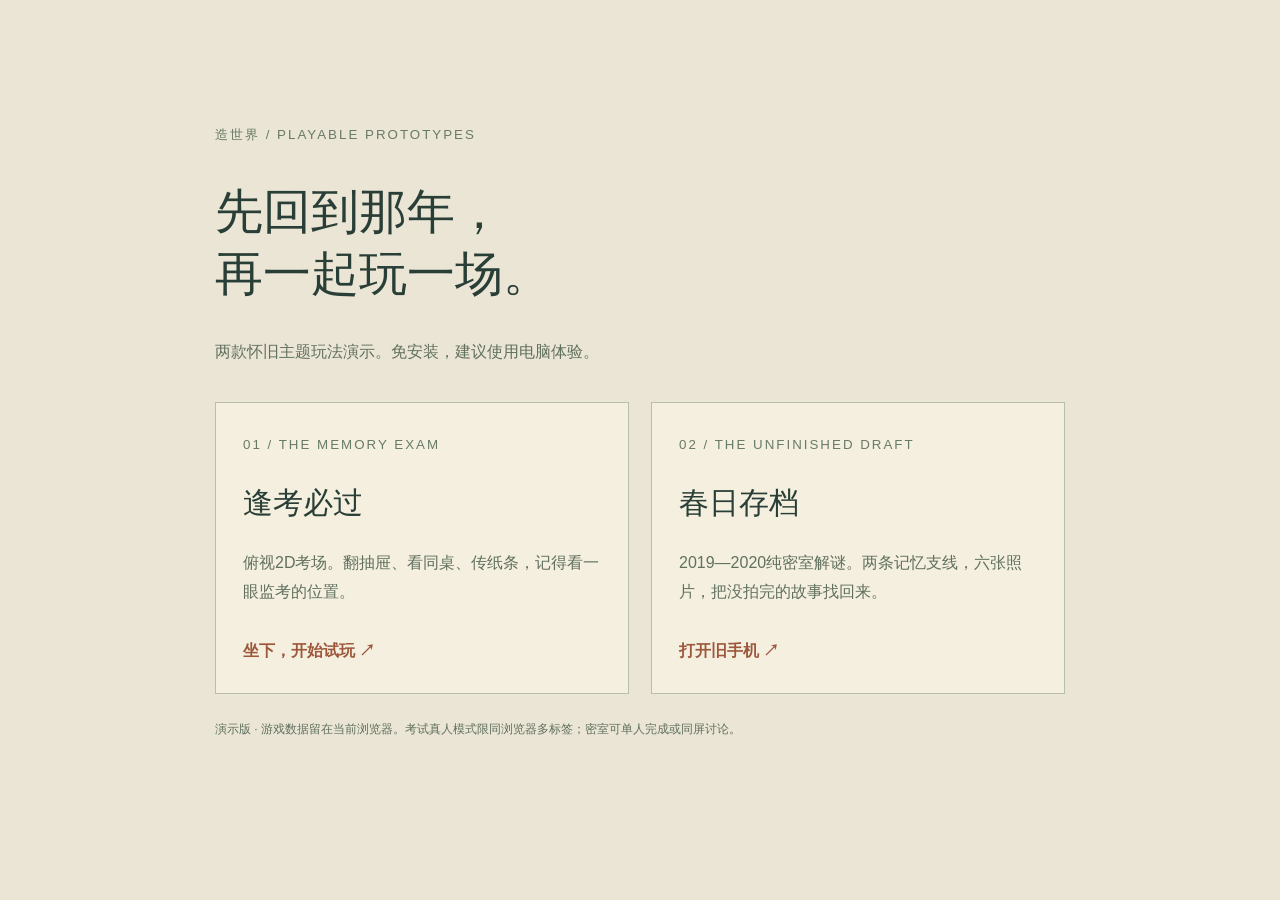
<file: index.html>
<!doctype html>
<html lang="zh-CN"><meta charset="utf-8"><meta name="viewport" content="width=device-width,initial-scale=1">
<title>造世界 · 游戏试玩</title><style>
body{margin:0;background:#eae5d5;color:#293e36;font:16px/1.8 "PingFang SC",sans-serif}main{max-width:850px;margin:10vh auto;padding:30px}small{letter-spacing:2px;color:#687b67}h1{font:48px/1.3 "Songti SC",serif}p{color:#61705e}.games{display:grid;grid-template-columns:1fr 1fr;gap:22px;margin-top:35px}a{color:inherit;text-decoration:none;display:block;padding:27px;border:1px solid #b7c1a9;background:#f4efdf}a:hover{background:#fff9e8;border-color:#53745b}h2{font:30px "Songti SC",serif}b{display:block;margin-top:30px;color:#9d573b}@media(max-width:600px){main{margin:3vh auto;padding:25px}h1{font-size:38px}.games{grid-template-columns:1fr}}
</style><main><small>造世界 / PLAYABLE PROTOTYPES</small><h1>先回到那年，<br>再一起玩一场。</h1><p>两款怀旧主题玩法演示。免安装，建议使用电脑体验。</p><div class="games"><a href="exam.html"><small>01 / THE MEMORY EXAM</small><h2>逢考必过</h2><p>俯视2D考场。翻抽屉、看同桌、传纸条，记得看一眼监考的位置。</p><b>坐下，开始试玩 ↗</b></a><a href="memory.html"><small>02 / THE UNFINISHED DRAFT</small><h2>春日存档</h2><p>2019—2020纯密室解谜。两条记忆支线，六张照片，把没拍完的故事找回来。</p><b>打开旧手机 ↗</b></a></div><p style="font-size:12px;margin-top:25px">演示版 · 游戏数据留在当前浏览器。考试真人模式限同浏览器多标签；密室可单人完成或同屏讨论。</p></main></html>
</file>
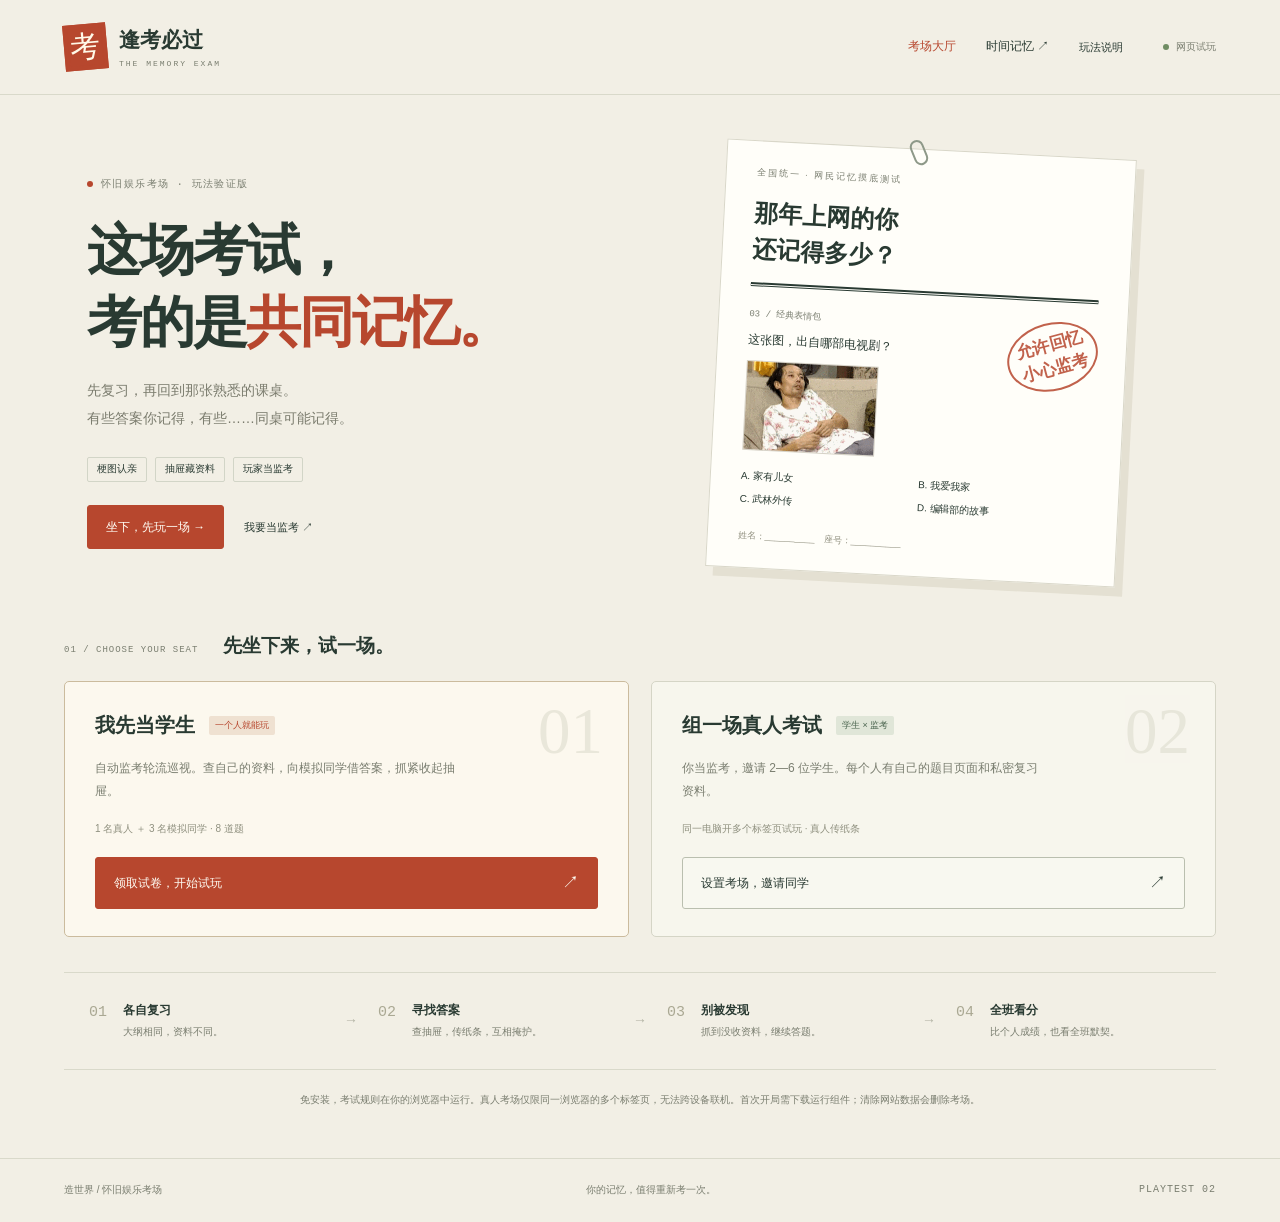
<file: exam.html>
<!doctype html>
<html lang="zh-CN">
<head>
    <meta charset="utf-8">
    <meta name="viewport" content="width=device-width,initial-scale=1">
    <meta name="theme-color" content="#f2efe5">
    <meta name="referrer" content="same-origin">
    <title>逢考必过 · 怀旧娱乐考场</title>
    <link rel="icon" href="data:image/svg+xml,%3Csvg xmlns='http://www.w3.org/2000/svg' viewBox='0 0 64 64'%3E%3Crect width='64' height='64' rx='8' fill='%23b84730'/%3E%3Ctext x='32' y='46' text-anchor='middle' font-size='44' fill='white'%3E考%3C/text%3E%3C/svg%3E">
    <link rel="stylesheet" href="exam.css">
</head>
<body>
    <a href="#main" class="skip-link">跳到考场</a>
    <div id="exam-app"><p class="boot">正在打开考场……</p></div>
    <div id="exam-toast" role="status" aria-live="polite"></div>
    <script type="module" src="exam-app.mjs"></script>
</body>
</html>
</file>
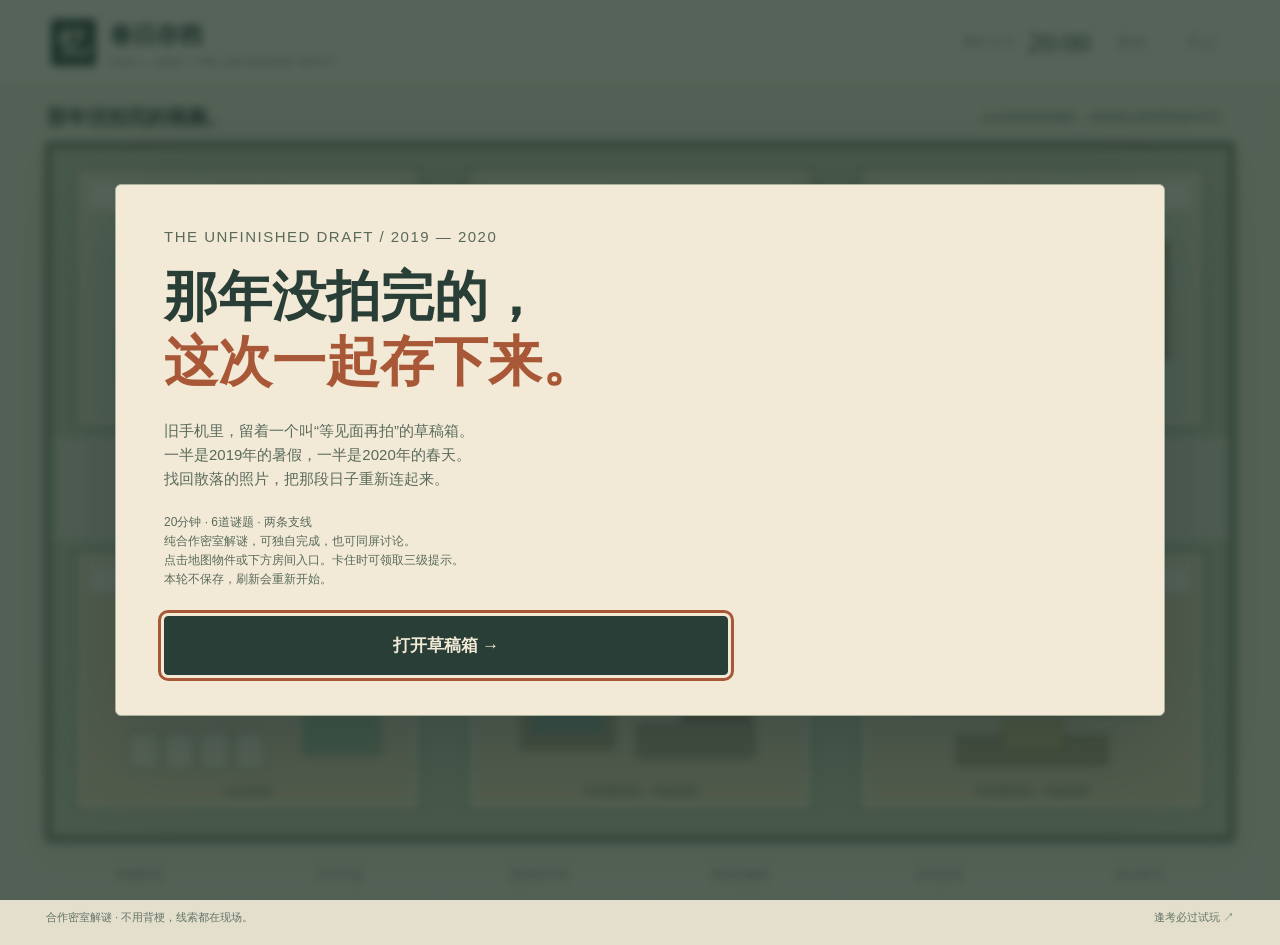
<file: memory.html>
<!doctype html>
<html lang="zh-CN">
<head>
    <meta charset="utf-8">
    <meta name="viewport" content="width=device-width,initial-scale=1">
    <meta name="theme-color" content="#293e36">
    <title>春日存档 · 2019—2020 密室解谜</title>
    <link rel="icon" href="data:image/svg+xml,%3Csvg xmlns='http://www.w3.org/2000/svg' viewBox='0 0 64 64'%3E%3Crect width='64' height='64' rx='12' fill='%23293e36'/%3E%3Ctext x='32' y='46' text-anchor='middle' font-size='40' fill='%23ecddb5'%3E忆%3C/text%3E%3C/svg%3E">
    <link rel="stylesheet" href="escape.css">
</head>
<body>
    <a href="#rooms" class="skip-link">跳到房间入口</a>
    <header class="topbar"><a class="brand" href="memory.html"><b>忆</b><span>春日存档<small>2019 — 2020 / THE UNFINISHED DRAFT</small></span></a><div class="hud"><span id="progress">照片 0 / 6</span><time id="timer">20:00</time><button data-action="pause" id="pause" disabled>暂停</button><button data-action="journal" id="journal" disabled>手记</button></div></header>
    <main><div class="world-title"><span>那年没拍完的视频。</span><small>点击房间里的物件，找回留在屏幕两端的记忆。</small></div><div class="map-wrap"><canvas id="map" aria-label="俯视记忆空间：上方三个区域为2020网课生活，下方三个区域为2019暑假。使用下方房间按钮也可进入。"></canvas><button class="archive-button" data-action="archive">打开旧相册 <span id="archive-count">0 / 6</span></button></div><nav id="rooms" class="room-links" aria-label="房间入口"></nav></main>
    <footer><span>合作密室解谜 · 不用背梗，线索都在现场。</span><a href="exam.html">逢考必过试玩 ↗</a></footer>
    <dialog id="overlay" aria-labelledby="dialog-title"></dialog><p id="toast" role="status" aria-live="polite"></p>
    <script type="module" src="escape-app.mjs"></script>
</body>
</html>
</file>
<file: exam.css>
@import url('styles.css');
:root { --paper: #f2efe5; --sheet: #fffef9; --ink: #293a32; --muted: #7a7e70; --line: #d9d9ca; --rust: #b7472e; --rust-wash: #f4e7dd; --green: #314b3c; --mono: 'SFMono-Regular', Consolas, monospace; }
body { background: var(--paper); color: var(--ink); font: 14px/1.65 -apple-system, BlinkMacSystemFont, 'PingFang SC', 'Microsoft YaHei', sans-serif; margin: 0; }
* { box-sizing: border-box; }
button, input, select { font: inherit; }
button, a, input, select { -webkit-tap-highlight-color: transparent; }
button { cursor: pointer; }
button:disabled { opacity: .45; cursor: default; }
a { color: inherit; }
button:focus-visible, a:focus-visible, input:focus-visible, select:focus-visible { outline: 2px solid var(--rust); outline-offset: 4px; }
[hidden] { display: none !important; }
.site-header { max-width: 1440px; margin: auto; height: 95px; padding: 0 5%; display: flex; align-items: center; gap: 40px; border-bottom: 1px solid var(--line); }
.brand { color: var(--ink); display: flex; align-items: center; gap: 12px; text-decoration: none; margin: 0; font-weight: 700; font-size: 21px; white-space: nowrap; }
.brand small { display: block; font: 8px/1.6 var(--mono); letter-spacing: 2px; font-weight: 400; }
.brand-seal { display: grid; place-items: center; width: 43px; height: 46px; border: 1.5px solid var(--rust); outline: 1px solid var(--rust); outline-offset: -5px; background: var(--rust); color: #fff9e8; font: 30px 'Songti SC', serif; transform: rotate(-5deg); }
.site-header nav { display: flex; align-items: center; gap: 30px; margin-left: auto; font-size: 12px; }
.site-header nav a { text-decoration: none; }
.site-header nav a[aria-current] { color: var(--rust); }
.quiet { border: 0; padding: 0; background: transparent; color: inherit; font-size: 11px; }
.quiet:hover { color: var(--rust); text-decoration: underline; }
.local-label { display: inline-flex; align-items: center; gap: 7px; font: 10px var(--mono); color: var(--muted); white-space: nowrap; }
.local-label i { width: 6px; height: 6px; background: #708d63; border-radius: 50%; }
.local-label.offline i { background: var(--rust); }
main { max-width: 1440px; margin: auto; padding: 0 5% 50px; }
.site-footer { display: flex; justify-content: space-between; gap: 15px; padding: 23px 5%; max-width: 1440px; margin: auto; border-top: 1px solid var(--line); font-size: 10px; color: var(--muted); }
.site-footer span:last-child { font-family: var(--mono); letter-spacing: 1px; }
.eyebrow { display: flex; align-items: center; gap: 8px; font-size: 10px; letter-spacing: 1.4px; color: var(--muted); font-weight: 500; }
.eyebrow > span { width: 6px; height: 6px; border-radius: 50%; background: var(--rust); }
.hero { min-height: 520px; display: grid; grid-template-columns: 1.15fr 1fr; align-items: center; gap: 80px; padding: 54px 2% 48px; }
.hero-copy h1 { font: 600 clamp(35px, 4.3vw, 62px)/1.3 'Songti SC', 'STSong', 'Noto Serif SC', serif; letter-spacing: -2px; margin: 24px 0 18px; }
.hero-copy h1 span { color: var(--rust); }
.hero-copy > p { color: #7b7c6e; line-height: 2; margin-bottom: 25px; font-size: 14px; }
.hero-tags { display: flex; gap: 8px; flex-wrap: wrap; }
.hero-tags span { border: 1px solid #d2d5c7; padding: 3px 9px; font-size: 10px; border-radius: 2px; }
.hero-paper { position: relative; max-width: 410px; width: 100%; padding: 24px 30px; background: var(--sheet); border: 1px solid #d9d7c9; transform: rotate(3deg); box-shadow: 8px 9px 0 #e4e0d2; }
.paper-pin { position: absolute; width: 14px; height: 26px; border: 2px solid #8e9989; border-radius: 7px; transform: rotate(-25deg); top: -10px; left: 45%; }
.paper-small { font-size: 9px; letter-spacing: 2px; color: var(--muted); }
.hero-paper h2 { font: 600 24px/1.5 'Songti SC', serif; margin: 15px 0; }
.paper-rule { height: 3px; background: var(--ink); border-bottom: 1px solid var(--sheet); box-shadow: 0 1px var(--ink); margin: 15px 0; }
.sample-question > span { font: 9px var(--mono); color: var(--muted); }
.sample-question > p { font-size: 12px; margin: 7px 0 10px; }
.sample-question > img { width: 132px; height: 90px; object-fit: cover; border: 1px solid #d7d3c8; }
.sample-options { display: grid; grid-template-columns: 1fr 1fr; font-size: 10px; gap: 7px; margin-top: 11px; }
.paper-stamp { position: absolute; right: 27px; top: 166px; color: var(--rust); border: 2px solid var(--rust); padding: 8px 10px; border-radius: 50%; transform: rotate(-18deg); font: 600 17px/1.4 'Songti SC', serif; opacity: .85; }
.paper-bottom { display: block; margin-top: 20px; font-size: 9px; color: #939282; }
.section-caption { display: flex; align-items: baseline; gap: 25px; margin: 5px 0 20px; }
.section-caption > span { font: 9px var(--mono); letter-spacing: 1px; color: var(--muted); }
.section-caption h2 { font-size: 19px; margin: 0; }
.entry-grid { display: grid; grid-template-columns: 1fr 1fr; gap: 22px; }
.entry-card { position: relative; background: #f7f6ed; border: 1px solid #d5d5c6; border-radius: 5px; padding: 27px 30px; overflow: hidden; }
.primary-entry { background: #fcf8ee; border-color: #cbbb9d; }
.entry-number { position: absolute; right: 25px; top: 10px; font: 65px/1.2 'Songti SC', serif; color: #dddccd; opacity: .6; }
.entry-title { display: flex; align-items: center; gap: 14px; position: relative; }
.entry-title h3 { font-size: 20px; margin: 0; }
.tag { display: inline-flex; align-items: center; color: var(--rust); background: #efe1d1; padding: 2px 6px; border-radius: 2px; font-size: 9px; white-space: nowrap; }
.tag.green { color: #4c6650; background: #e0e6d8; }
.entry-card > p { font-size: 12px; color: var(--muted); line-height: 1.9; max-width: 360px; margin: 15px 0 18px; }
.entry-meta { font-size: 10px; color: #8f907f; margin-bottom: 20px; }
.button { display: inline-flex; align-items: center; justify-content: center; gap: 12px; border: 1px solid transparent; border-radius: 3px; padding: 12px 18px; text-decoration: none; font-size: 12px; font-weight: 550; background: transparent; line-height: 1.5; }
.button > span { margin-left: auto; font-size: 17px; }
.button.rust { background: var(--rust); color: #fffdf4; border-color: var(--rust); }
.button.rust:hover { background: #983a25; }
.button.outline { border-color: #babfaf; color: var(--ink); background: #ffffff28; }
.button.outline:hover { background: #e9eadc; }
.button.dark { color: #fffdf3; background: var(--green); border-color: var(--green); }
.button.small { padding: 7px 10px; font-size: 10px; }
.button.wide { width: 100%; }
.how-strip { display: grid; grid-template-columns: 1fr auto 1fr auto 1fr auto 1fr; align-items: center; gap: 20px; margin-top: 35px; padding: 28px 25px; border-top: 1px solid var(--line); border-bottom: 1px solid var(--line); }
.how-strip > div { display: grid; grid-template-columns: 26px 1fr; gap: 0 8px; }
.how-strip b { grid-row: 1 / 3; font: 15px var(--mono); color: #aaa893; padding-top: 3px; }
.how-strip h3 { font-size: 12px; margin: 0; }
.how-strip p { grid-column: 2; margin: 4px 0 0; font-size: 10px; color: var(--muted); }
.how-strip > span { color: #b3b4a5; }
.local-footnote { text-align: center; font-size: 10px; color: var(--muted); margin: 22px 0 0; }
.room-heading { display: flex; align-items: center; justify-content: space-between; gap: 20px; padding: 35px 0 28px; }
.room-heading h1 { font: 600 31px/1.4 'Songti SC', serif; margin: 9px 0 0; display: flex; gap: 15px; align-items: center; }
.phase-tag { border: 1px solid #bdc4b2; border-radius: 3px; font: 10px/1.4 -apple-system, sans-serif; padding: 5px 8px; color: #65735b; }
.room-tools { display: flex; align-items: center; gap: 18px; }
.timer { display: block; color: var(--ink); text-align: right; }
.timer small { display: block; font-size: 9px; color: var(--muted); }
.timer b { font: 26px/1.3 var(--mono); }
.timer.urgent { color: var(--rust); }
.room-layout { display: grid; grid-template-columns: 1.25fr 1fr; gap: 25px; align-items: start; }
.panel { padding: 24px; background: #faf9f1; border: 1px solid var(--line); border-radius: 5px; margin-bottom: 20px; overflow: hidden; }
.panel h2 { font-size: 16px; margin: 0; }
.panel-title { margin-bottom: 20px; }
.panel-title h2 { margin: 7px 0; }
.panel-title p { font-size: 11px; color: var(--muted); margin: 5px 0; }
.muted { font-size: 11px; color: var(--muted); line-height: 1.9; }
.tiny-note { font-size: 9px; color: var(--muted); margin: 14px 0 0; line-height: 1.8; }
.syllabus-list { display: grid; gap: 17px; margin-bottom: 20px; }
.syllabus-list > div { display: flex; gap: 14px; align-items: center; }
.syllabus-list b { color: #a3a793; font: 13px var(--mono); }
.syllabus-list span { font-size: 12px; }
.syllabus-list small { display: block; font-size: 10px; color: var(--muted); margin-top: 3px; }
.invite-list > div { display: flex; align-items: center; gap: 12px; border-bottom: 1px dashed var(--line); padding: 14px 0; }
.invite-list strong { font-size: 12px; }
.seat-number { width: 25px; height: 25px; display: grid; place-items: center; border: 1px solid #cfd0bd; font: 11px var(--mono); }
.connection-tag { margin-left: auto; font-size: 9px; color: var(--muted); }
.start-button { width: 100%; }
.big-seat { font: 90px/1.3 'Songti SC', serif; color: #bdc2ad; }
.welcome-panel { text-align: center; padding: 35px; }
.welcome-panel h2 { margin: 10px 0; }
.welcome-panel p { font-size: 12px; color: var(--muted); }
.waiting-note { padding: 15px; border: 1px dashed #c5cbb9; text-align: center; font-size: 12px; color: var(--muted); }
.review-banner { display: flex; flex-wrap: wrap; gap: 12px 25px; align-items: center; background: #e4e8d9; padding: 17px 23px; margin-bottom: 24px; border-left: 3px solid var(--green); }
.review-banner > span { font-size: 14px; font-weight: 600; }
.review-banner p { font-size: 11px; margin: 0; color: #6a765e; flex: 1; }
.study-notes { display: grid; gap: 15px; }
.study-notes article { background: #f4edce; border: 1px solid #ddd2a9; padding: 18px; }
.study-notes article > span { font-size: 10px; color: #8b7b49; }
.study-notes p { font-size: 16px; line-height: 1.9; margin: 12px 0 4px; }
.student-layout { display: grid; grid-template-columns: minmax(0, 1.5fr) minmax(305px, .8fr); gap: 30px; align-items: start; }
.exam-paper { background: var(--sheet); border: 1px solid #d4d1bf; box-shadow: 4px 4px 0 #e3dfd0; padding: 30px; }
.exam-paper-header { text-align: center; padding-bottom: 17px; border-bottom: 3px double #7d8979; }
.exam-paper-header > small { font-size: 9px; color: var(--muted); letter-spacing: 1.2px; }
.exam-paper-header h2 { font: 600 25px/1.4 'Songti SC', serif; margin: 15px 0 20px; }
.exam-paper-header > div { display: flex; justify-content: space-between; font-size: 10px; color: var(--muted); }
.question { border: 0; padding: 24px 0 22px; margin: 0; min-width: 0; border-bottom: 1px solid #e6e3d5; }
.question legend { display: flex; gap: 13px; padding: 22px 0 0; width: 100%; font-size: 14px; font-weight: 550; line-height: 1.7; }
.question legend small { display: block; color: #929783; font: 9px/1.4 -apple-system, sans-serif; margin-bottom: 7px; }
.question-number { font: 16px/1.5 var(--mono); color: #b7b7a1; padding-top: 17px; }
.question-image { display: block; max-width: 190px; width: auto; height: 125px; object-fit: contain; margin: 15px 0 5px 33px; border: 1px solid #e5e0d0; }
.answer-options { display: grid; grid-template-columns: 1fr 1fr; gap: 9px; margin-top: 16px; }
.answer-option { display: flex; align-items: center; gap: 10px; border: 1px solid #e0e0d3; padding: 10px 12px; border-radius: 3px; cursor: pointer; background: #fcfbf5; font-size: 11px; position: relative; min-width: 0; }
.answer-option input { width: 14px; height: 14px; margin: 0; flex-shrink: 0; accent-color: var(--green); }
.answer-option:hover { border-color: #8a9982; }
.answer-option.selected { background: #e6eadb; border-color: #7b916c; }
.option-letter { color: #8d957f; font: 10px var(--mono); }
.desk-sidebar { position: sticky; top: 18px; }
.watch-status { display: flex; gap: 11px; align-items: center; padding: 14px 17px; margin-bottom: 15px; background: #e3e8d8; border: 1px solid #ccd6bd; border-radius: 4px; }
.watch-dot { width: 8px; height: 8px; border-radius: 50%; background: #77945e; flex-shrink: 0; }
.watch-status strong { display: block; font-size: 12px; }
.watch-status small { display: block; font-size: 9px; color: var(--muted); margin-top: 3px; }
.watch-status.danger { background: #f5dfd4; border-color: #d9a28e; }
.danger .watch-dot { background: var(--rust); }
.danger strong { color: var(--rust); }
.classroom { background: #e5e4d6; border: 1px solid #d0d2c0; border-radius: 4px; padding: 14px; margin-bottom: 20px; }
.blackboard { background: var(--green); border: 4px solid #9e8e6e; color: #e9e9d8; text-align: center; padding: 8px; margin-bottom: 20px; }
.blackboard > span { font: 13px 'Songti SC', serif; letter-spacing: 3px; }
.blackboard small { display: block; font-size: 8px; color: #bdc9b4; margin-top: 5px; }
.desk-map { display: grid; grid-template-columns: repeat(2, minmax(0, 1fr)); gap: 15px; }
.desk-seat { background: #f5ecd7; border: 1px solid #c7b995; border-bottom: 4px solid #bdae87; border-radius: 3px; text-align: center; padding: 10px 5px; position: relative; }
.desk-seat.watched { outline: 2px solid var(--rust); background: #f5deca; }
.desk-seat.your-seat > span:nth-child(2) { font-weight: 650; }
.seat-person { display: block; margin: 0 auto 6px; background: #d4d5bf; border: 2px solid #eeecdc; width: 27px; height: 27px; border-radius: 50%; font-size: 11px; line-height: 23px; }
.desk-seat > span:nth-child(2) { font-size: 10px; }
.desk-seat > small { display: block; font-size: 8px; color: #8a866d; margin-top: 3px; }
.desk-seat.watched > small { color: var(--rust); }
.drawer-title { display: flex; justify-content: space-between; align-items: center; gap: 10px; margin-bottom: 14px; }
.drawer-title h2 small { color: var(--muted); font-size: 10px; margin-left: 6px; font-weight: 400; }
.drawer-notes > div { display: flex; align-items: center; gap: 10px; padding: 11px 0; border-top: 1px dashed var(--line); }
.drawer-notes > div > span { font-size: 10px; flex: 1; }
.active-action { border: 1px solid #c9966c; background: #f6e8cc; border-radius: 3px; padding: 12px; margin-bottom: 15px; }
.active-action > div { display: flex; gap: 8px; align-items: center; font-size: 11px; }
.active-action > div > span:last-child { margin-left: auto; font-family: var(--mono); }
.active-action p { font-size: 11px; color: #887445; margin: 10px 0; }
.active-action .revealed-note { font-size: 14px; font-weight: 550; color: #554527; }
.blinking-dot { height: 6px; width: 6px; border-radius: 50%; background: var(--rust); animation: blink 1s infinite alternate; }
@keyframes blink { to { opacity: .3; } }
.field-label { display: block; font-size: 10px; color: var(--muted); margin: 13px 0 6px; }
select, input[type=text] { border: 1px solid #cfd2c2; border-radius: 3px; padding: 9px 10px; background: var(--sheet); color: var(--ink); font-size: 11px; max-width: 100%; }
.passing-panel > select, .passing-panel > input { width: 100%; }
.inline-form { display: flex; gap: 7px; }
.inline-form select { min-width: 0; flex: 1; }
.message-send { margin-top: 13px; }
.inbox-panel article { background: #f1eacb; border: 1px solid #d7cda7; padding: 12px; margin-top: 10px; }
.inbox-panel article small { font-size: 9px; color: #968453; }
.inbox-panel article p { font-size: 12px; white-space: pre-wrap; overflow-wrap: anywhere; margin: 6px 0 0; }
.caught-note { font-size: 10px; color: var(--rust); border-left: 2px solid var(--rust); padding: 9px 12px; background: #f3e7dc; }
.submit-strip { display: flex; align-items: center; justify-content: space-between; gap: 15px; padding: 25px 0; }
.submit-strip > span { color: var(--muted); font-size: 10px; }
.submitted-banner { display: flex; flex-direction: column; gap: 5px; padding: 15px; margin-bottom: 20px; background: #e4e9d9; border: 1px solid #cbd4bb; }
.submitted-banner strong { font-size: 13px; }
.submitted-banner span { font-size: 11px; color: var(--muted); }
.teacher-layout { display: grid; grid-template-columns: minmax(0, 1.5fr) minmax(300px, .8fr); gap: 25px; }
.teacher-layout .classroom { padding: 25px; }
.teacher-layout .desk-map { grid-template-columns: repeat(3, minmax(0, 1fr)); gap: 25px; }
.teacher-layout .desk-seat { padding: 16px 7px; }
.desk-watch { display: block; width: 100%; margin-top: 12px; padding: 6px 3px; background: #f8f6e8; border: 1px solid #bfb595; border-radius: 3px; font-size: 10px; }
.observation-state { display: flex; gap: 20px; align-items: center; background: #e8ecdf; padding: 20px; margin-bottom: 18px; }
.observation-symbol { display: grid; place-items: center; width: 45px; height: 45px; border: 1px solid #bdc8ad; border-radius: 50%; flex-shrink: 0; font: 23px 'Songti SC', serif; }
.observation-state strong { font-size: 13px; }
.observation-state p { font-size: 11px; color: var(--muted); margin: 7px 0 0; }
.observation-state.suspicious { background: #f0ddcb; color: var(--rust); }
.event-list { list-style: none; padding: 0; margin: 0; }
.event-list li { border-top: 1px dashed var(--line); padding: 14px 0; }
.event-list b { display: block; font-size: 12px; }
.event-list span { font-size: 10px; color: var(--muted); }
.monitor-note > p { font-size: 11px; color: var(--muted); line-height: 1.9; }
.monitor-note .button { margin-top: 12px; }
.results-banner { display: flex; justify-content: space-between; align-items: center; padding: 30px; background: #dfe6d4; border: 1px solid #c0c9b1; margin-bottom: 25px; gap: 25px; }
.results-banner h2 { font: 600 30px/1.4 'Songti SC', serif; margin: 15px 0 10px; }
.results-banner p { color: #718065; font-size: 12px; }
.result-seal { flex-shrink: 0; color: #5b7250; border: 3px double #6e865e; padding: 17px 12px; font: 600 22px 'Songti SC', serif; transform: rotate(-12deg); }
.retry-seal { border-color: #a78663; color: #94704c; }
.results-layout { display: grid; grid-template-columns: .8fr 1.2fr; gap: 25px; align-items: start; }
.score-panel table { width: 100%; text-align: left; border-collapse: collapse; font-size: 12px; }
.score-panel th { font-size: 10px; font-weight: 400; color: var(--muted); padding: 0 8px 14px; }
.score-panel td { padding: 16px 8px; border-top: 1px solid var(--line); }
.score-panel td strong { font: 23px var(--mono); }
.score-panel td small { display: inline-block; font-size: 9px; margin-left: 5px; color: var(--muted); }
.my-result { background: #e9ecdf; }
.result-buttons { display: flex; flex-wrap: wrap; gap: 8px; margin-top: 25px; }
.review-answer { display: flex; gap: 13px; border-top: 1px solid var(--line); padding: 18px 0; }
.review-mark { flex-shrink: 0; width: 20px; height: 20px; line-height: 20px; text-align: center; color: var(--rust); background: #f1e0d1; border-radius: 50%; font-size: 13px; }
.review-mark.correct { color: #677b4d; background: #e6ebd5; }
.review-answer h3 { font-size: 12px; font-weight: 550; margin: 0; }
.review-answer p { font-size: 11px; margin: 9px 0; color: var(--muted); }
.review-answer strong { color: var(--ink); }
.review-answer small { font-size: 10px; color: #8b907e; }
dialog { border-radius: 5px; background: var(--sheet); border: 1px solid var(--line); width: 540px; max-width: calc(100vw - 30px); max-height: 90dvh; padding: 0; color: var(--ink); box-shadow: 0 20px 80px #1a281d44; }
dialog::backdrop { background: #26342766; backdrop-filter: blur(2px); }
.dialog-body { padding: 28px; }
.dialog-top { display: flex; justify-content: space-between; gap: 20px; align-items: center; margin-bottom: 22px; }
.dialog-top h2 { font: 600 24px 'Songti SC', serif; margin: 0; }
.dialog-top .quiet { font-size: 26px; line-height: 1; }
.dialog-body > p { font-size: 12px; line-height: 1.9; }
.dialog-body > input { width: 100%; }
.form-grid { display: grid; grid-template-columns: repeat(3, 1fr); gap: 12px; }
.form-grid label, .name-fields label { font-size: 10px; color: var(--muted); }
.form-grid select { margin-top: 6px; width: 100%; }
.name-fields { display: grid; grid-template-columns: 1fr 1fr; gap: 12px; margin: 20px 0; }
.name-fields input { display: block; width: 100%; margin-top: 5px; }
#create-room .wide { margin-top: 20px; }
.rules-list { padding-left: 20px; font-size: 12px; }
.rules-list li { margin-bottom: 13px; }
#exam-toast { position: fixed; bottom: 28px; left: 50%; transform: translateX(-50%); max-width: min(90vw, 550px); padding: 12px 20px; border-radius: 4px; background: var(--ink); color: white; opacity: 0; pointer-events: none; font-size: 12px; z-index: 100; }
#exam-toast.visible { opacity: 1; }
.network-error { padding: 12px 18px; background: #f2ded0; color: var(--rust); font-size: 12px; margin-top: 20px; border: 1px solid #d4aa8e; }
.error-panel { margin: 60px auto; max-width: 650px; padding: 35px; }
.error-panel h1 { font-size: 24px; }
.error-panel p { color: var(--muted); font-size: 12px; }
.print-toolbar { display: flex; flex-wrap: wrap; align-items: center; gap: 20px; padding: 25px 0; }
.print-toolbar > div { flex: 1; }
.print-toolbar h1 { font-size: 24px; margin: 8px 0; }
.print-toolbar p { font-size: 11px; color: var(--muted); }
.print-sheet { max-width: 800px; background: white; border: 1px solid var(--line); padding: 40px; margin: 25px auto; }
.print-sheet > small { color: var(--muted); font-size: 10px; }
.print-sheet h2 { font: 600 26px 'Songti SC', serif; }
.print-sheet p { font-size: 12px; line-height: 1.9; }
.print-question { break-inside: avoid; margin: 25px 0; padding-bottom: 13px; border-bottom: 1px solid #ddd; }
.print-question h3 { font-size: 14px; }
.print-question img { max-width: 150px; max-height: 95px; object-fit: contain; }
.print-notes article { border: 1px dashed #aaa; padding: 20px; margin: 20px 0; break-inside: avoid; }
.print-notes small { font-size: 10px; color: var(--muted); }
.print-notes p { font-size: 16px; }
@media (max-width: 1050px) { .hero { gap: 40px; padding-left: 0; padding-right: 0; } .student-layout { grid-template-columns: minmax(0, 1.2fr) minmax(285px, .8fr); gap: 20px; } .exam-paper { padding: 23px; } .teacher-layout .desk-map { grid-template-columns: 1fr 1fr; } .room-tools { gap: 11px; } .panel { padding: 20px; } .entry-title { gap: 10px; } .entry-title h3 { font-size: 18px; } }
@media (max-width: 760px) { .site-header { height: 78px; gap: 15px; padding: 0 5%; } .site-header nav { gap: 15px; font-size: 10px; } .local-label { display: none; } .brand { font-size: 17px; gap: 10px; } .brand-seal { width: 35px; height: 39px; font-size: 25px; } .brand small { font-size: 6px; } .hero { grid-template-columns: 1fr 1fr; gap: 20px; min-height: 420px; padding: 35px 0; } .hero-copy h1 { font-size: 34px; } .hero-copy > p { font-size: 11px; } .hero-paper { padding: 17px; } .hero-paper h2 { font-size: 21px; } .sample-question > img { width: 95px; height: 70px; } .paper-stamp { right: 17px; top: 150px; font-size: 12px; } .paper-small { font-size: 7px; letter-spacing: 0; } .sample-options { font-size: 8px; } .entry-grid { gap: 14px; } .entry-card { padding: 22px; } .entry-title { flex-wrap: wrap; gap: 7px; } .entry-number { font-size: 50px; } .entry-meta { min-height: 32px; font-size: 9px; } .entry-card > p { min-height: 60px; font-size: 11px; } .how-strip { gap: 10px; padding: 20px 0; } .how-strip > span { display: none; } .how-strip { grid-template-columns: repeat(4, 1fr); } .how-strip > div { display: block; } .how-strip b { display: block; margin-bottom: 7px; } .how-strip p { font-size: 9px; } .room-heading { flex-wrap: wrap; } .room-tools { width: 100%; justify-content: space-between; } .timer { text-align: left; } .room-layout, .student-layout, .teacher-layout, .results-layout { grid-template-columns: 1fr; } .desk-sidebar { position: static; grid-row: 1; display: grid; grid-template-columns: 1fr 1fr; gap: 15px; } .desk-sidebar > .watch-status { grid-column: 1 / -1; margin: 0; } .desk-sidebar > .classroom { grid-column: 1; margin: 0; } .desk-sidebar > .drawer-panel { grid-column: 2; margin: 0; } .desk-sidebar > .passing-panel, .desk-sidebar > .inbox-panel { margin: 0; } .desk-sidebar .panel { padding: 15px; } .desk-sidebar h2 { font-size: 13px; } .desk-sidebar .desk-map { gap: 9px; } .desk-sidebar .blackboard { padding: 5px; margin-bottom: 12px; } .desk-sidebar .blackboard > span { font-size: 9px; } .desk-sidebar .classroom { padding: 10px; } .desk-sidebar .desk-seat { padding: 8px 3px; } .desk-sidebar .desk-seat small { font-size: 7px; } .results-banner h2 { font-size: 24px; } .results-banner { padding: 23px; } }
@media (max-width: 500px) { .site-header { flex-wrap: wrap; height: auto; padding: 17px 5% 13px; gap: 14px 15px; } .site-header nav { gap: 14px; } .site-header nav a:first-child { display: none; } .site-header nav .quiet { font-size: 10px; } .hero { grid-template-columns: 1fr; gap: 32px; padding: 33px 0 35px; } .hero-copy h1 { font-size: 42px; } .hero-copy > p { font-size: 12px; } .hero-paper { max-width: 310px; justify-self: center; padding: 20px 25px; } .hero-paper h2 { font-size: 22px; } .sample-question > img { width: 105px; height: 72px; } .paper-stamp { top: 160px; right: 30px; font-size: 14px; } .paper-small { font-size: 8px; } .entry-grid { grid-template-columns: 1fr; } .entry-card { padding: 24px; } .entry-card > p { min-height: 0; max-width: 100%; } .entry-meta { min-height: 0; } .section-caption { display: block; } .section-caption h2 { margin-top: 10px; font-size: 20px; } .entry-title h3 { font-size: 19px; } .entry-title { gap: 12px; } .how-strip { grid-template-columns: 1fr 1fr; gap: 20px; } .how-strip > div { display: grid; } .site-footer span:nth-child(2) { display: none; } .room-heading h1 { font-size: 27px; } .room-tools .quiet { font-size: 9px; } .room-heading { padding-top: 25px; } .review-banner { padding: 17px; } .review-banner p { flex-basis: 100%; } .desk-sidebar { display: flex; flex-direction: column; } .desk-sidebar .classroom { order: 1; } .desk-sidebar .drawer-panel { order: 2; } .desk-sidebar .passing-panel { order: 3; } .desk-sidebar .inbox-panel { order: 4; } .desk-sidebar .caught-note { order: 5; } .desk-sidebar .desk-map { grid-template-columns: repeat(4, minmax(0, 1fr)); gap: 8px; } .desk-sidebar .desk-seat { border-bottom-width: 3px; } .desk-sidebar .desk-seat > span:nth-child(2) { font-size: 8px; } .desk-sidebar .seat-person { width: 23px; height: 23px; line-height: 19px; font-size: 9px; } .exam-paper { padding: 20px 16px; } .exam-paper-header h2 { font-size: 21px; } .answer-option { gap: 6px; padding: 10px 8px; font-size: 10px; } .question legend { font-size: 13px; } .question-number { font-size: 13px; } .results-banner { align-items: flex-start; padding: 20px; gap: 10px; } .results-banner h2 { font-size: 23px; } .results-banner p { font-size: 10px; } .result-seal { font-size: 15px; padding: 13px 7px; margin-top: 20px; } .form-grid { gap: 8px; } .dialog-body { padding: 22px; } .dialog-top h2 { font-size: 22px; } .invite-list > div { gap: 9px; } .invite-list .quiet { font-size: 9px; } .invite-list strong { font-size: 10px; } .invite-list .button { font-size: 9px; padding: 6px; } .connection-tag { font-size: 8px; } .print-sheet { padding: 20px; } }
@media print { @page { size: A4; margin: 15mm; } body { background: white; color: black; } .site-header, .site-footer, .print-toolbar, #exam-toast, #network-error, .skip-link, dialog { display: none !important; } main { padding: 0; max-width: none; } .print-sheet { break-after: page; border: 0; padding: 0; margin: 0; max-width: none; } .print-sheet:last-child { break-after: auto; } .print-question { margin: 13px 0; } .print-question h3 { font-size: 12px; } .print-question p { font-size: 10px; } .print-question img { max-height: 65px; } }
@media (prefers-reduced-motion: reduce) { * { animation: none !important; transition: none !important; } }
.hero-actions { display: flex; gap: 20px; align-items: center; margin-top: 23px; }

/* The live exam is a top-down classroom; the paper is a separate full-page view. */
.in-2d-exam .site-header { height: 60px; }
.in-2d-exam .brand { font-size: 17px; }
.in-2d-exam .brand-seal { width: 30px; height: 34px; font-size: 23px; }
.in-2d-exam main { max-width: 1600px; padding: 0 4% 12px; }
.in-2d-exam .site-footer { display: none; }
.in-2d-exam .room-heading { padding: 15px 0; }
.in-2d-exam .room-heading h1 { font-size: 22px; margin-top: 4px; }
.in-2d-exam .room-heading .eyebrow { font-size: 8px; }
.in-2d-exam .timer b { font-size: 23px; }
.game-stage { position: relative; width: 100%; height: calc(100dvh - 225px); min-height: 360px; max-height: 700px; border: 5px solid #a89876; border-radius: 5px; box-shadow: 0 5px 0 #c4b99c; background: #d8c8a8; overflow: hidden; }
#classroom-canvas { display: block; width: 100%; height: 100%; }
.seat-hotspots { position: absolute; inset: 0; pointer-events: none; }
.seat-hotspot { position: absolute; background: transparent; border: 0; padding: 0; pointer-events: auto; border-radius: 8px; }
.seat-hotspot:hover { background: #ffffff12; }
.seat-hotspot:focus-visible { outline: 3px dashed #b7472e; outline-offset: 1px; }
.scene-status { position: absolute; top: 12px; left: 12px; max-width: 280px; padding: 8px 13px; border: 1px solid #a2ad8c; background: #f0f0dce8; color: #526147; font-size: 11px; border-radius: 3px; pointer-events: none; }
.scene-status.danger { color: #9b3c25; background: #f7dfcde8; border-color: #c58c6f; }
.scene-corner { position: absolute; top: 12px; right: 12px; color: #4d644c; font-size: 9px; text-align: right; pointer-events: none; }
.scene-corner span { display: block; padding: 2px; }
.game-controls { display: flex; flex-wrap: wrap; justify-content: center; gap: 8px; padding: 17px 0 0; align-items: center; }
.game-key { display: flex; align-items: center; gap: 7px; border: 1px solid #c6c8b6; background: #f8f5e9; border-radius: 4px; padding: 8px 11px; font-size: 10px; color: #5b6651; }
.game-key:hover { background: #e5e8d7; border-color: #8c9a7c; }
.game-key kbd { display: grid; place-items: center; min-width: 23px; height: 24px; border: 1px solid #c9c9b8; border-bottom-width: 3px; background: #fffdf3; border-radius: 3px; color: #6e775e; font: 11px var(--mono); }
.game-key.primary-key { background: #e1e7d6; border-color: #a9b39a; }
.game-key.hide-key { background: #f3dfcd; border-color: #caa181; }
.game-key.hide-key kbd { min-width: 34px; font-size: 9px; }
.game-key.catch-key:not(:disabled) { background: #eed8c8; border-color: var(--rust); color: var(--rust); }
.control-hint { color: var(--muted); font-size: 11px; margin-right: 15px; }
.game-context { position: absolute; left: 15px; bottom: 40px; width: 300px; max-width: calc(100% - 30px); max-height: 65%; overflow: auto; padding: 15px; border: 1px solid #b8a16c; background: #fff4d8f5; box-shadow: 3px 5px 0 #826f4333; border-radius: 4px; font-size: 11px; }
.game-context:empty { display: none; }
.context-header { display: flex; justify-content: space-between; gap: 14px; align-items: center; margin-bottom: 10px; }
.context-header > strong { font-size: 12px; }
.context-header > .quiet { font-size: 20px; }
.game-context p { font-size: 11px; line-height: 1.9; margin: 10px 0; }
.game-context .memory-text { font-size: 14px; color: #534c32; font-weight: 550; }
.game-context > select, .game-context > input { width: 100%; }
.game-context .panel { padding: 0; border: 0; margin: 0; background: transparent; }
.drawer-choice { display: flex; justify-content: space-between; align-items: center; gap: 12px; width: 100%; text-align: left; border: 1px dashed #c5b68b; padding: 10px; background: #f9f0d2; font-size: 10px; margin-top: 9px; }
.drawer-choice > span { color: var(--rust); white-space: nowrap; }
.scene-note { padding: 12px 0; border-top: 1px dashed #c8b78c; }
.scene-note small { color: #978458; font-size: 9px; }
.exam-overlay { position: fixed; inset: 0; z-index: 40; background: #f7f5ec; overflow-y: auto; overscroll-behavior: contain; }
.paper-overlay-bar { position: sticky; top: 0; z-index: 1; display: flex; gap: 22px; align-items: center; padding: 16px max(5vw, 20px); background: #efeede; border-bottom: 1px solid #c5c9b5; }
.paper-overlay-bar > span { font-size: 11px; color: #77816a; }
.paper-overlay-bar > b { margin-left: auto; font: 23px var(--mono); }
.full-paper-inner { max-width: 920px; margin: 28px auto; padding: 0 25px; }
.full-paper-inner .exam-paper { padding: 40px; background: white; }
.full-paper-inner .exam-paper-header h2 { font-size: 29px; }
.full-paper-inner .answer-options { gap: 12px; }
.full-paper-inner .answer-option { font-size: 13px; padding: 14px; }
.full-paper-inner .question legend { font-size: 16px; }
@media (max-width: 760px) { .in-2d-exam .site-header { height: 58px; flex-wrap: nowrap; padding-top: 8px; padding-bottom: 8px; } .in-2d-exam .room-heading { gap: 10px; padding: 12px 0; } .in-2d-exam .room-tools { width: auto; } .in-2d-exam .room-tools > .quiet { display: none; } .in-2d-exam .room-tools > .button { padding: 7px; font-size: 8px; } .game-stage { min-height: 410px; height: calc(100dvh - 245px); } .game-controls { gap: 6px; padding-top: 14px; } .game-key { padding: 7px 8px; gap: 5px; font-size: 9px; } .scene-status { max-width: 210px; font-size: 9px; left: 8px; top: 8px; padding: 7px 9px; } .scene-corner { top: 44px; right: 12px; font-size: 8px; } .paper-overlay-bar { gap: 10px; padding: 12px 15px; } .paper-overlay-bar > span { font-size: 9px; max-width: 110px; } .paper-overlay-bar > b { font-size: 18px; } .paper-overlay-bar .button { padding: 9px 11px; font-size: 10px; } .full-paper-inner { padding: 0 14px; margin: 15px auto; } .full-paper-inner .exam-paper { padding: 22px 16px; } .full-paper-inner .exam-paper-header h2 { font-size: 23px; } .full-paper-inner .answer-option { padding: 12px 8px; font-size: 11px; } .full-paper-inner .question legend { font-size: 14px; } }
@media (max-width: 500px) { .in-2d-exam .brand { font-size: 15px; } .in-2d-exam .site-header nav { gap: 11px; } .in-2d-exam .room-heading h1 { font-size: 21px; gap: 8px; } .in-2d-exam .room-heading { align-items: center; flex-wrap: nowrap; } .in-2d-exam .phase-tag { font-size: 8px; padding: 4px; } .in-2d-exam .room-tools .button { display: none; } .in-2d-exam .timer b { font-size: 21px; } .game-context { left: 10px; bottom: 35px; max-width: calc(100% - 20px); width: 280px; } .game-key { padding: 7px; } .game-key kbd { min-width: 20px; height: 21px; font-size: 10px; } .game-stage { min-height: 420px; } }
</file>
<file: escape.css>
:root {
    --ink:#293e36;
    --paper:#f2ead7;
    --muted:#647568;
    --rust:#a95837;
    --line:#c9c3ae;
    --green:#54785f;
    --serif:"Songti SC","STSong",serif;
    --sans:"PingFang SC","Microsoft YaHei",sans-serif
}

* {
    box-sizing:border-box
}

body {
    margin:0;
    background:#e4dfcc;
    color:var(--ink);
    font:15px/1.6 var(--sans)
}

button,input,select {
    font:inherit
}

button,a,input,select {
    touch-action:manipulation
}

button {
    cursor:pointer;
    border:1px solid var(--line);
    background:var(--paper);
    color:var(--ink);
    border-radius:4px;
    padding:9px 16px
}

button:hover {
    border-color:var(--green);
    background:#fff8e7
}

button:disabled {
    cursor:default;
    opacity:.5
}

button:focus-visible,a:focus-visible,input:focus-visible,select:focus-visible {
    outline:3px solid var(--rust);
    outline-offset:3px
}

a {
    color:inherit;
    text-decoration:none
}

.skip-link {
    position:fixed;
    top:-100px;
    left:10px;
    padding:10px;
    background:white;
    z-index:20
}

.skip-link:focus {
    top:10px
}

.topbar {
    height:86px;
    padding:14px 4vw;
    display:flex;
    justify-content:space-between;
    align-items:center;
    border-bottom:1px solid #b7bca7;
    background:#efeadb
}

.brand {
    display:flex;
    gap:14px;
    align-items:center;
    font-family:var(--serif);
    font-size:23px;
    font-weight:700
}

.brand>b {
    background:var(--ink);
    color:var(--paper);
    width:45px;
    height:47px;
    text-align:center;
    font-size:30px;
    line-height:47px;
    border-radius:4px
}

.brand small {
    display:block;
    font:9px var(--sans);
    letter-spacing:1.7px;
    margin-top:2px
}

.hud {
    display:flex;
    gap:13px;
    align-items:center
}

.hud time {
    font:28px Georgia,serif;
    font-variant-numeric:tabular-nums
}

.hud button {
    padding:6px 12px
}

.hud span {
    font-size:12px;
    color:var(--muted)
}

main {
    max-width:1240px;
    margin:auto;
    padding:18px 24px 10px
}

.world-title {
    display:flex;
    align-items:center;
    justify-content:space-between;
    margin:0 3px 10px
}

.world-title>span {
    font:20px var(--serif);
    font-weight:700
}

.world-title small {
    color:var(--muted);
    font-size:12px
}

.map-wrap {
    position:relative;
    border:8px solid #7c8770;
    border-radius:6px;
    box-shadow:0 12px 30px #293e3614;
    background:#b6c0a1
}

canvas {
    display:block;
    width:100%;
    aspect-ratio:1200/700;
    cursor:pointer
}

.archive-button {
    position:absolute;
    left:50%;
    top:50%;
    transform:translate(-50%,-50%);
    background:var(--ink);
    color:var(--paper);
    border:1px solid #f2ead75e;
    font:18px var(--serif);
    padding:11px 25px
}

.archive-button:hover {
    background:#385546
}

.archive-button span {
    display:block;
    font:11px var(--sans);
    margin-top:2px;
    color:#d2dbc7
}

.room-links {
    display:flex;
    justify-content:space-between;
    gap:8px;
    margin:14px 0 0
}

.room-links button {
    flex:1;
    white-space:nowrap;
    font-size:12px;
    padding:8px 4px;
    background:transparent;
    border-color:transparent;
    border-bottom:1px solid #b6bca8;
    border-radius:0
}

.room-links .done {
    color:#426a4c
}

footer {
    max-width:1240px;
    margin:5px auto 18px;
    padding:0 26px;
    display:flex;
    justify-content:space-between;
    font-size:11px;
    color:var(--muted)
}

dialog {
    background:var(--paper);
    color:var(--ink);
    border:1px solid #a9b09a;
    border-radius:6px;
    max-width:min(1050px,95vw);
    width:100%;
    max-height:90dvh;
    padding:0;
    box-shadow:0 25px 90px #1c2d3650
}

dialog::backdrop {
    background:#1b3028b8;
    backdrop-filter:blur(4px)
}

.dialog-head {
    display:flex;
    justify-content:space-between;
    gap:20px;
    align-items:flex-start;
    padding:24px 30px 17px;
    border-bottom:1px solid var(--line)
}

.eyebrow {
    font-size:10px;
    letter-spacing:1.5px;
    color:var(--muted);
    margin:0 0 5px
}

.dialog-head h1,.dialog-head h2 {
    margin:0;
    font:30px/1.25 var(--serif);
    font-weight:700
}

.dialog-head button {
    font-size:12px;
    padding:6px 12px
}

.dialog-body {
    padding:24px 30px
}

.intro {
    max-width:660px;
    padding:40px 48px
}

.intro h1 {
    font:54px/1.2 var(--serif);
    font-weight:700;
    margin:16px 0 24px
}

.intro h1 em {
    color:var(--rust);
    font-style:normal
}

.intro>p {
    color:#596a5b;
    font-size:15px
}

.intro .intro-detail {
    font-size:12px;
    margin-top:22px
}

.primary {
    background:var(--ink);
    border-color:var(--ink);
    color:var(--paper);
    font-weight:600
}

.primary:hover {
    background:#3c5947;
    color:white
}

.intro .primary {
    width:100%;
    margin-top:14px;
    padding:15px;
    font-size:17px
}

.puzzle-grid {
    display:grid;
    grid-template-columns:1.15fr 1fr;
    gap:28px
}

.scene {
    background:#e2dfcc;
    border:1px solid #c1c7ad;
    border-radius:4px;
    padding:22px;
    min-height:280px
}

.scene h3 {
    font:20px var(--serif);
    margin:0 0 15px
}

.scene small {
    color:var(--muted)
}

.evidence {
    border-top:1px dashed #abb498;
    padding-top:14px;
    margin-top:16px;
    font-size:14px
}

.note {
    padding:16px 18px;
    background:#fff7d9;
    transform:rotate(-1deg);
    box-shadow:2px 3px 0 #233c2810;
    font-family:var(--serif);
    line-height:1.9;
    margin:15px 0
}

.chat p {
    background:#f4f0e0;
    padding:10px 12px;
    border-radius:4px;
    margin:8px 0;
    font-size:13px
}

.chat b {
    color:var(--green)
}

.controls {
    display:flex;
    flex-direction:column;
    gap:12px;
    justify-content:flex-start
}

.controls h3 {
    font:21px var(--serif);
    margin:0 0 4px
}

.controls p {
    font-size:13px;
    margin:0;
    color:var(--muted)
}

.controls label {
    font-size:13px;
    display:flex;
    gap:12px;
    align-items:center
}

.controls input,.controls select {
    min-width:0;
    padding:10px;
    background:#fff8e8;
    border:1px solid #b7bea5;
    border-radius:4px;
    color:var(--ink)
}

.controls input {
    width:100%;
    font:24px Georgia,serif;
    letter-spacing:5px
}

.channel-list {
    display:flex;
    gap:7px
}

.channel-list button {
    flex:1;
    padding:9px 5px;
    font-size:12px
}

.channel-list .off {
    background:#6f7e69;
    color:white
}

.seats {
    display:grid;
    grid-template-columns:26px 1fr 1fr;
    gap:9px;
    align-items:center;
    text-align:center
}

.seats span {
    font-size:11px
}

.book {
    padding:12px 4px;
    color:#fff8e8;
    text-shadow:0 1px #0004
}

.book:hover {
    filter:brightness(1.1)
}

.red {
    background:#aa6652
}

.blue {
    background:#597c86
}

.yellow {
    background:#b1934d
}

.green {
    background:#7e9468
}

.teacher {
    min-height:84px;
    font-size:15px;
    padding:16px;
    background:#f0eedf;
    margin:16px 0
}

.muted-text {
    color:#8c8975;
    letter-spacing:2px
}

.clue-grid {
    display:grid;
    grid-template-columns:repeat(4,1fr);
    gap:8px;
    background:#c6c8b4;
    padding:10px
}

.clue-grid span {
    border:1px solid #a6b296;
    text-align:center;
    padding:8px;
    background:#f4ecd6;
    font:23px Georgia,serif
}

.clue-grid.masked span {
    color:transparent;
    background:#566952
}

.clue-grid.masked span.revealed {
    color:var(--ink);
    background:#fff6d7
}

.sequence {
    min-height:65px;
    display:flex;
    gap:6px;
    align-items:center;
    justify-content:center;
    border:1px dashed #9faa8e;
    background:#e2e2cb;
    border-radius:4px;
    padding:10px;
    font-size:21px;
    flex-wrap:wrap
}

.sequence span {
    display:inline-block;
    padding:4px 10px;
    background:#fff7df;
    border:1px solid #b6bea5
}

.choice-buttons {
    display:flex;
    gap:7px;
    flex-wrap:wrap
}

.choice-buttons button {
    flex:1;
    min-width:65px;
    padding:8px
}

.storyboard {
    display:grid;
    grid-template-columns:repeat(4,1fr);
    gap:8px
}

.frame {
    border:3px solid #5a6852;
    background:#cbd7bf;
    padding:12px 5px 6px;
    text-align:center;
    min-height:132px;
    position:relative
}

.frame .head {
    margin:6px auto 0;
    background:#caa27c;
    width:25px;
    height:25px;
    border-radius:50%
}

.frame .shirt {
    width:39px;
    height:45px;
    background:#eee9d7;
    margin:2px auto
}

.frame.coat .shirt {
    background:#9d6f50
}

.frame.black {
    background:#27382e;
    color:#f3e7c9
}

.frame.half:after {
    content:"";
    position:absolute;
    right:0;
    top:0;
    background:#b99a78;
    width:48%;
    height:82%;
    border-radius:0 0 0 30px;
    opacity:.9
}

.frame small {
    display:block;
    font-size:10px;
    color:inherit
}

.frame strong {
    font-size:10px;
    position:relative;
    z-index:1
}

.window-board {
    display:grid;
    grid-template-columns:repeat(3,1fr);
    gap:13px;
    background:#697d70;
    border:8px solid #aab197;
    padding:18px
}

.window {
    background:#364d46;
    border:4px solid #d5d4b9;
    text-align:center;
    color:#a5b5a7;
    padding:10px;
    font:31px Georgia,serif
}

.window.lit {
    color:#665431;
    background:#f0db88;
    box-shadow:0 0 9px #f6df8240
}

.window small {
    display:block;
    font:10px var(--sans);
    color:inherit
}

.hint {
    color:#8b5836;
    font-size:13px;
    min-height:22px
}

.feedback {
    font-size:14px;
    min-height:24px;
    color:var(--rust);
    margin-top:14px
}

.reward {
    padding:20px 25px;
    border:1px solid #9eb08e;
    background:#e3e8ce
}

.reward h3 {
    font:24px var(--serif);
    margin:0 0 8px
}

.reward .primary {
    margin-top:18px
}

.album {
    display:grid;
    grid-template-columns:repeat(3,1fr);
    gap:12px
}

.photo {
    background:#fffae9;
    border:1px solid #c0c9b0;
    padding:10px;
    box-shadow:2px 3px 0 #2b452710;
    display:flex;
    flex-direction:column;
    gap:4px
}

.photo .photo-art {
    display:grid;
    place-items:center;
    height:92px;
    background:#b9cbb3;
    font-size:44px;
    color:#65775d
}

.photo small {
    color:var(--muted);
    font-size:11px
}

.photo b {
    font:17px var(--serif)
}

.inventory {
    display:grid;
    grid-template-columns:1fr 1fr;
    gap:15px
}

.inventory article {
    border-bottom:1px solid var(--line);
    padding:10px 0 15px
}

.inventory h3 {
    margin:0 0 6px;
    font-size:16px
}

.inventory p {
    font-size:13px;
    margin:3px 0
}

.album-slots {
    display:grid;
    grid-template-columns:repeat(6,1fr);
    gap:7px;
    margin:20px 0
}

.album-slots button {
    height:100px;
    padding:8px 4px;
    font-size:11px;
    white-space:normal
}

.album-slots .occupied {
    background:#dce5ce
}

.album .chosen {
    outline:3px solid var(--rust)
}

#toast {
    position:fixed;
    bottom:25px;
    left:50%;
    transform:translateX(-50%);
    padding:12px 24px;
    background:var(--ink);
    color:var(--paper);
    border-radius:5px;
    box-shadow:0 5px 20px #0003;
    max-width:90vw;
    z-index:100;
    display:none
}

#toast.visible {
    display:block
}

.ending {
    text-align:center;
    max-width:680px;
    margin:auto;
    padding:40px
}

.ending h1 {
    font:48px/1.3 var(--serif);
    font-weight:700;
    margin:20px 0
}

.ending img {
    width:100%;
    max-height:220px;
    object-fit:cover;
    border:8px solid #faf2dc
}

.ending .primary {
    margin-top:20px
}

@media(max-width:700px) {
    .topbar {
    height:auto;
    min-height:90px;
    padding:12px 16px;
    gap:10px;
    flex-wrap:wrap
}

.brand {
    font-size:20px
}

.brand small {
    font-size:8px
}

.hud {
    margin-left:auto;
    gap:8px
}

.hud time {
    font-size:24px
}

.hud span {
    font-size:11px
}

main {
    padding:15px 10px 4px
}

.world-title {
    display:block
}

.world-title small {
    display:block;
    margin-top:4px;
    font-size:11px
}

.world-title>span {
    font-size:18px
}

.map-wrap {
    border-width:5px
}

canvas {
    aspect-ratio:1200/820
}

.archive-button {
    font-size:14px;
    padding:5px 12px
}

.archive-button span {
    font-size:9px
}

.room-links {
    display:grid;
    grid-template-columns:repeat(3,1fr);
    gap:1px;
    margin:8px 0
}

.room-links button {
    font-size:11px
}

footer {
    font-size:10px;
    padding:0 14px;
    gap:15px
}

.puzzle-grid {
    grid-template-columns:1fr;
    gap:20px
}

.dialog-head {
    padding:18px 20px
}

.dialog-head h2 {
    font-size:24px
}

.dialog-body {
    padding:20px
}

.scene {
    min-height:0;
    padding:17px
}

.intro {
    padding:28px
}

.intro h1 {
    font-size:43px
}

.album-slots {
    grid-template-columns:repeat(3,1fr)
}

.album-slots button {
    height:70px
}

.album {
    grid-template-columns:repeat(2,1fr)
}

.inventory {
    grid-template-columns:1fr
}

.ending {
    padding:30px 22px
}

.ending h1 {
    font-size:37px
}

.frame {
    padding-left:2px;
    padding-right:2px
}

.storyboard {
    gap:4px
}

.hud button {
    font-size:11px;
    padding:5px 8px
}


}

@media(prefers-reduced-motion:reduce) {
    * {
    scroll-behavior:auto!important;
    animation:none!important;
    transition:none!important
}


}
</file>
